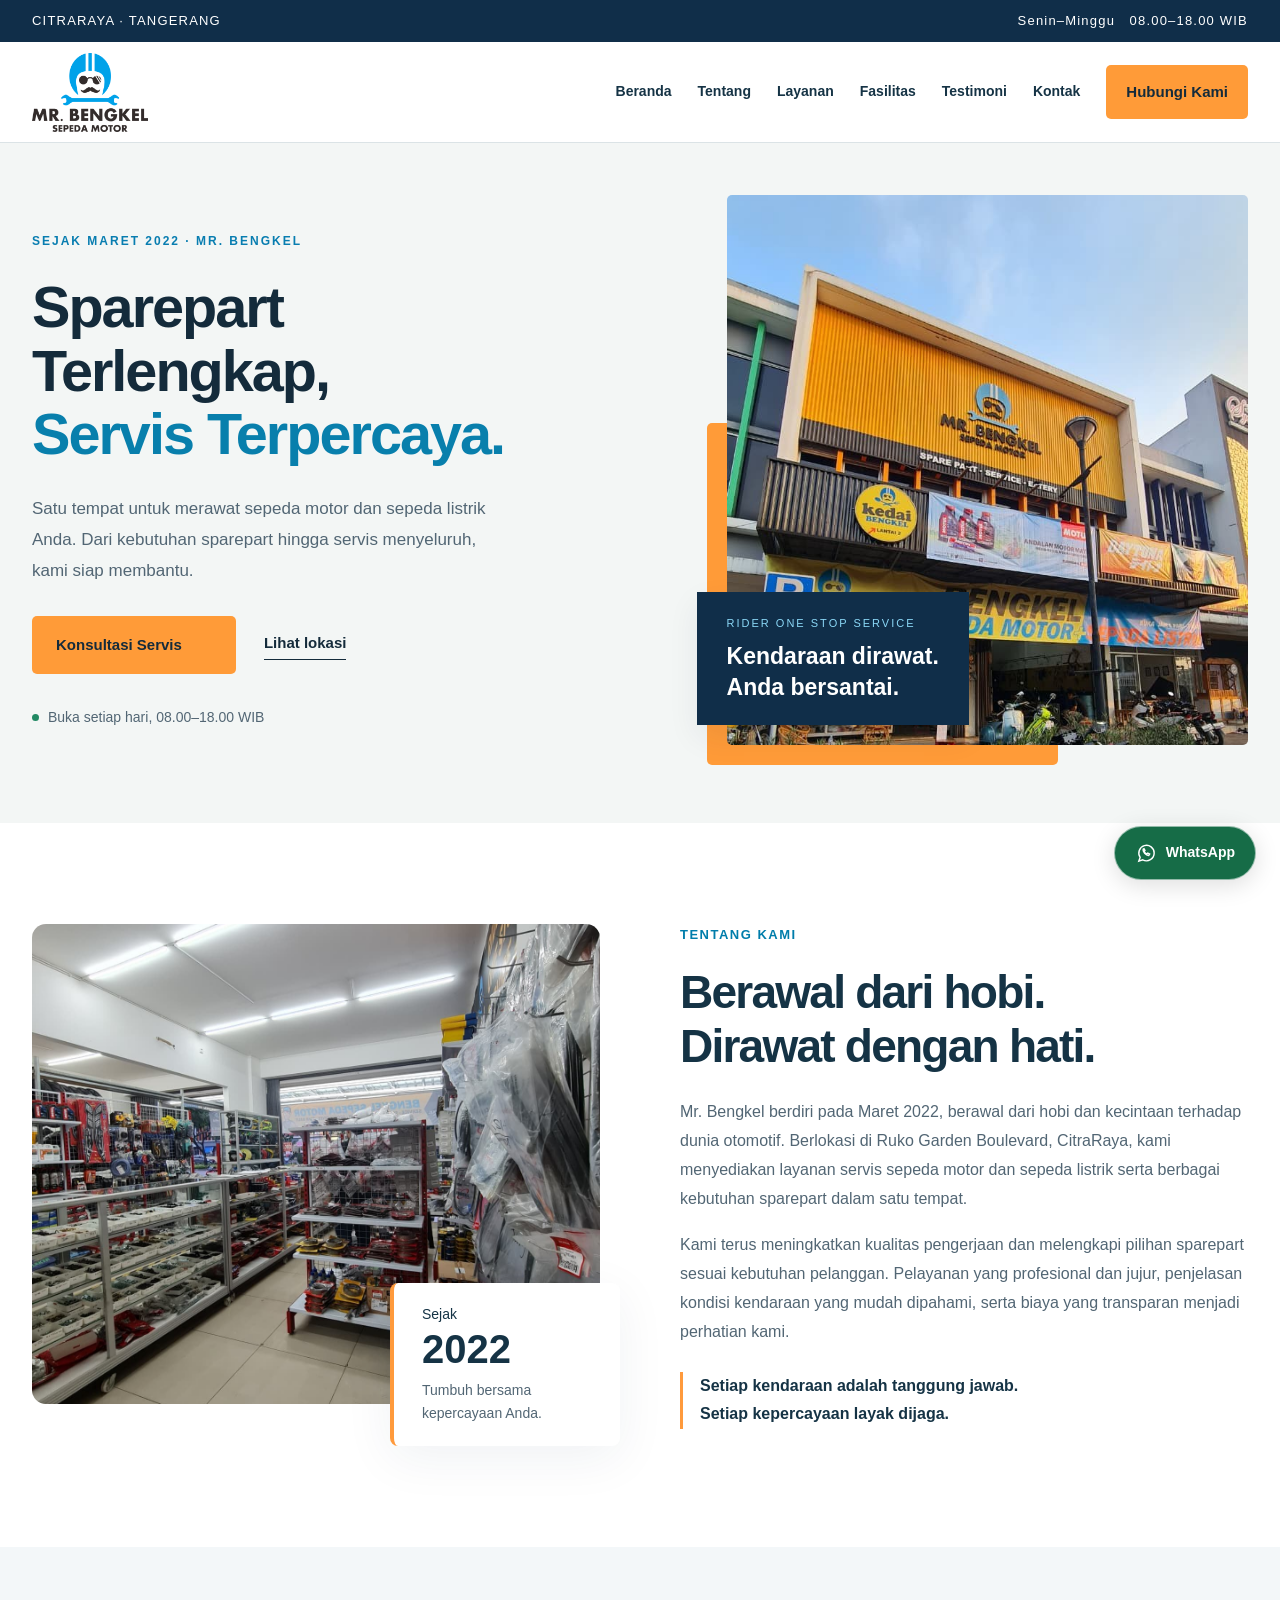
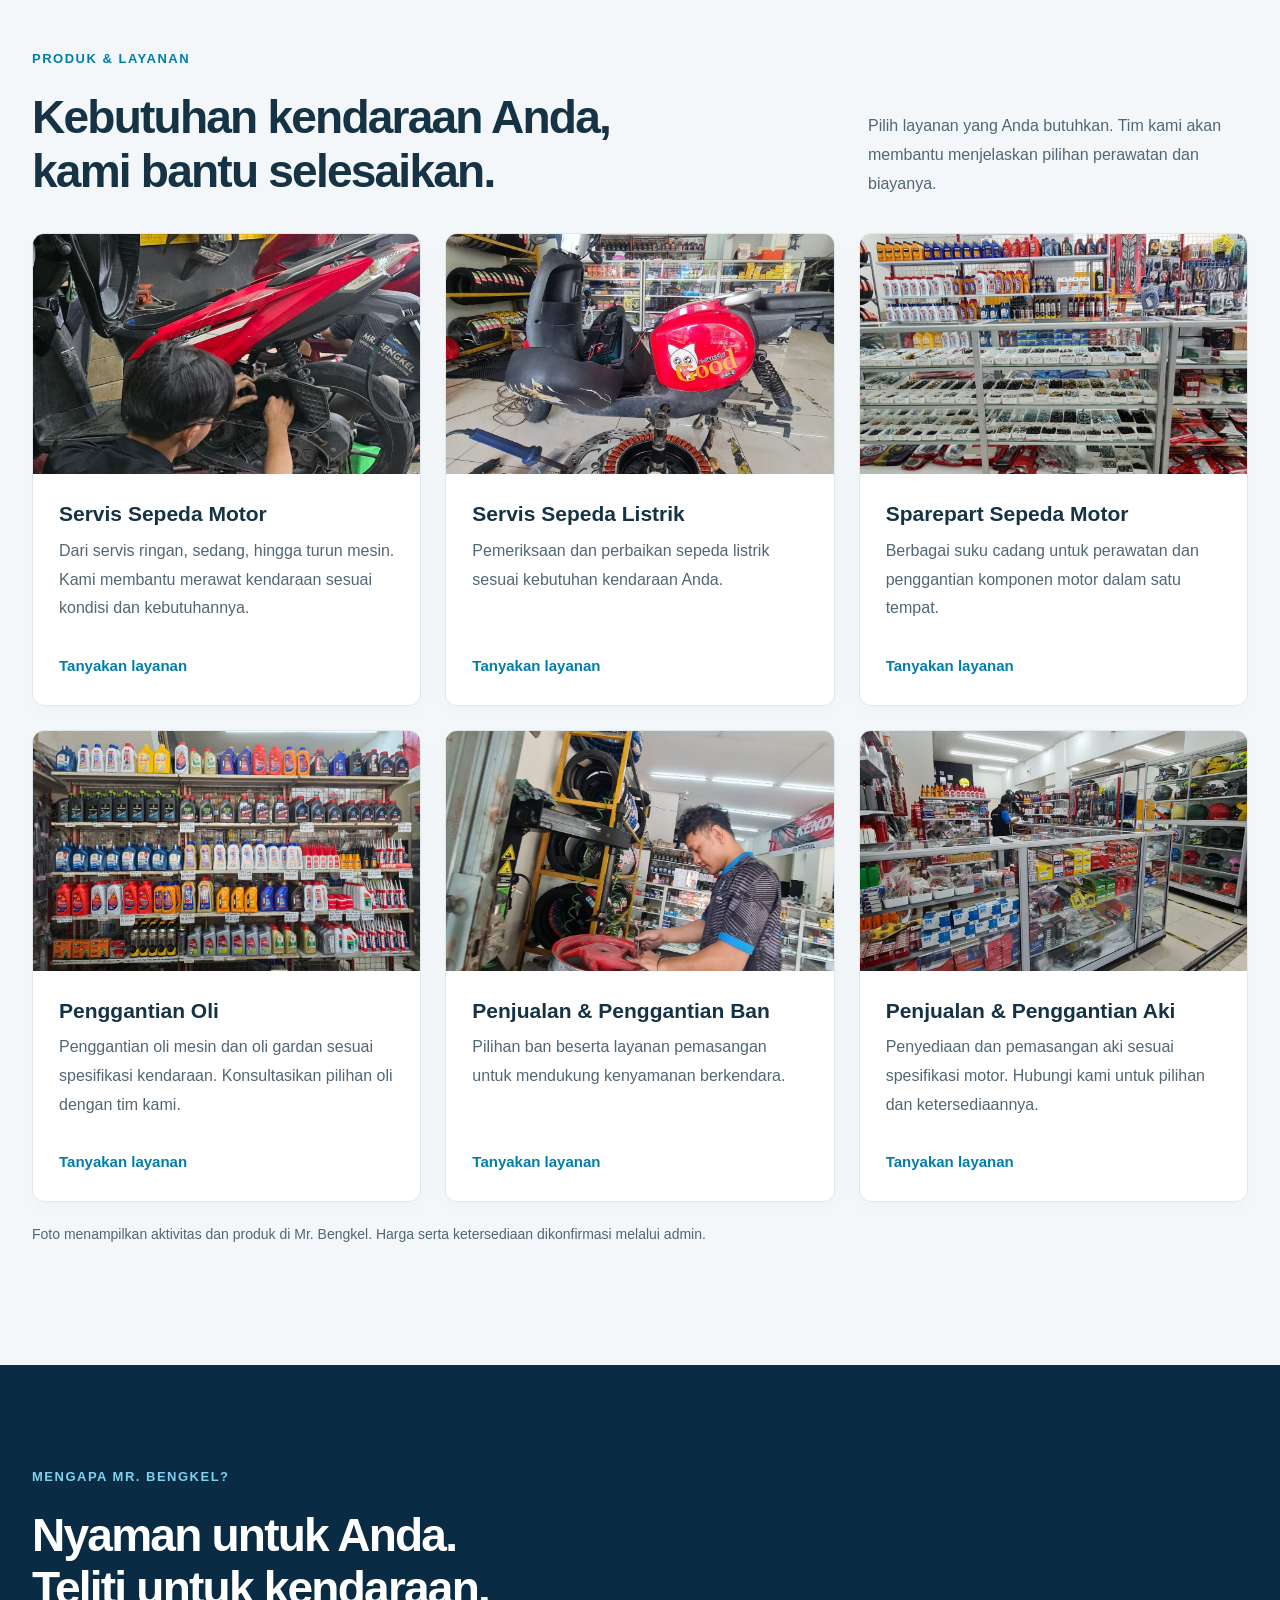
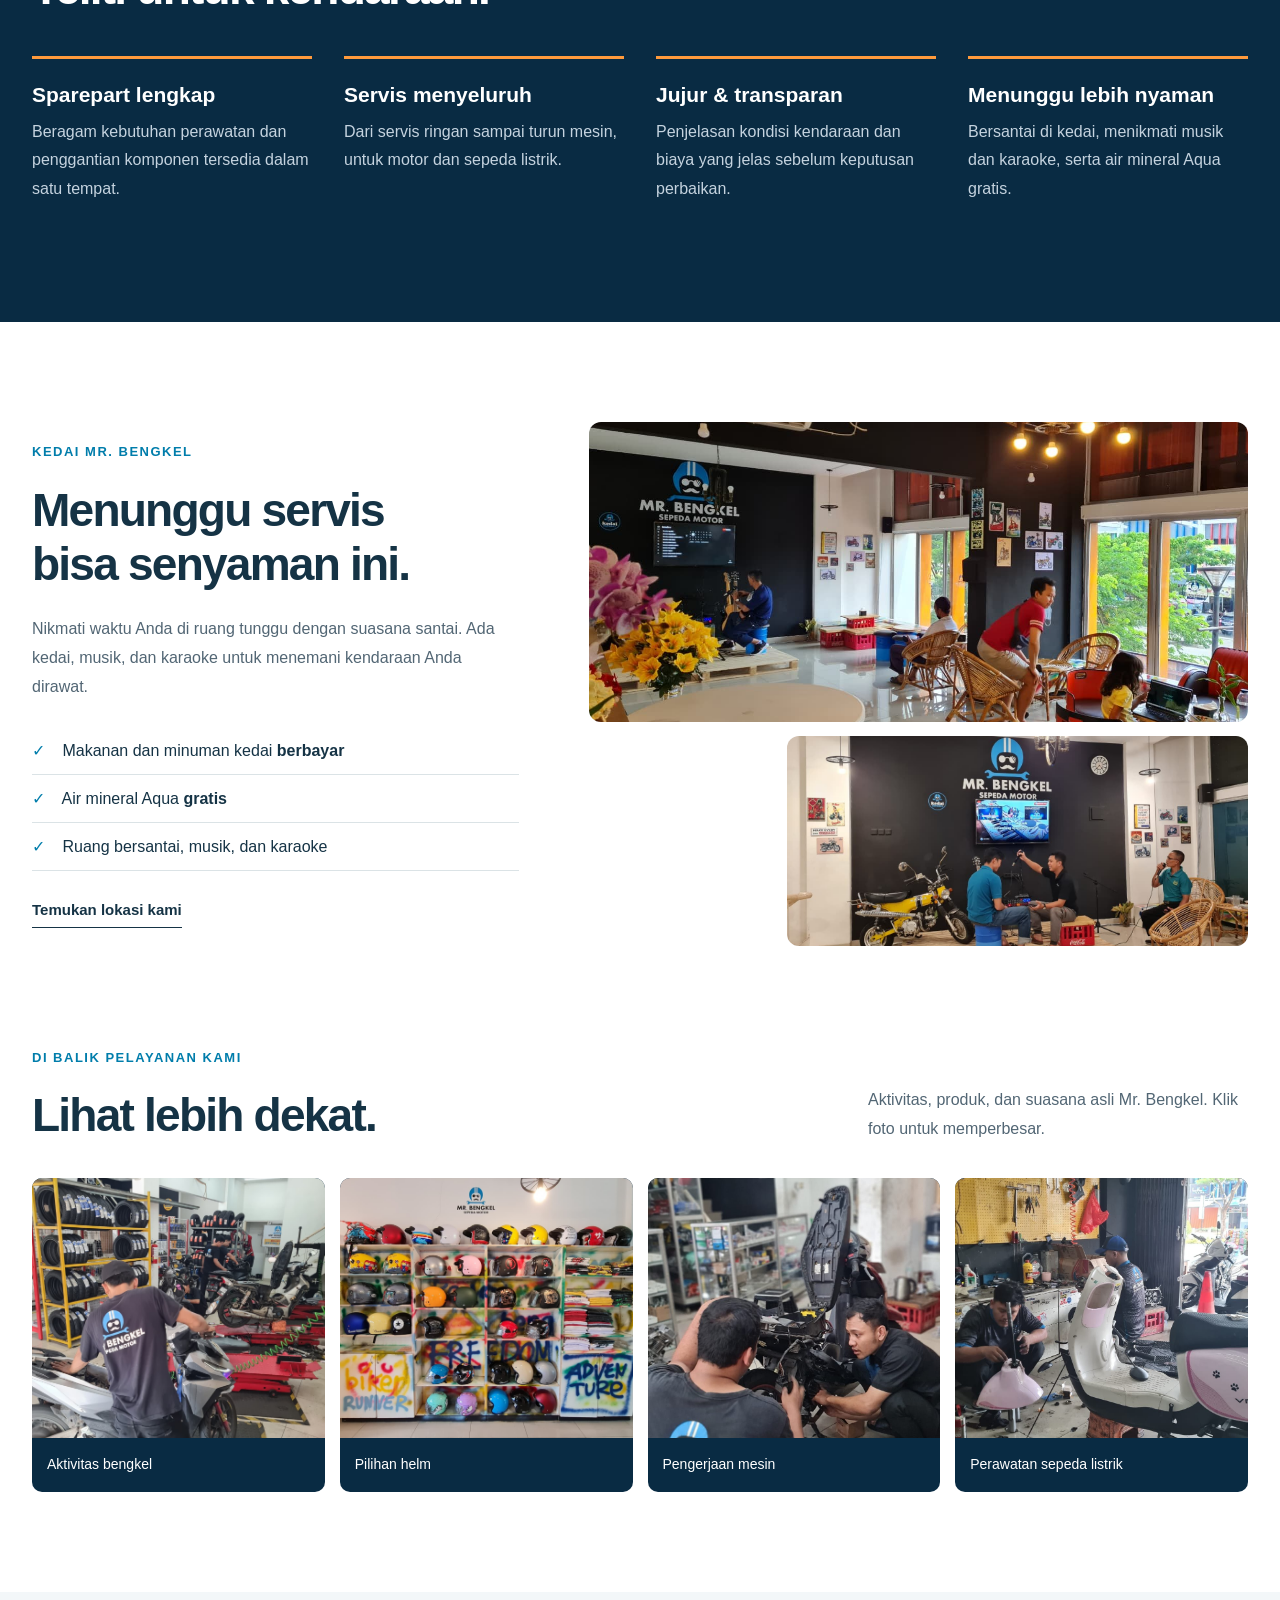
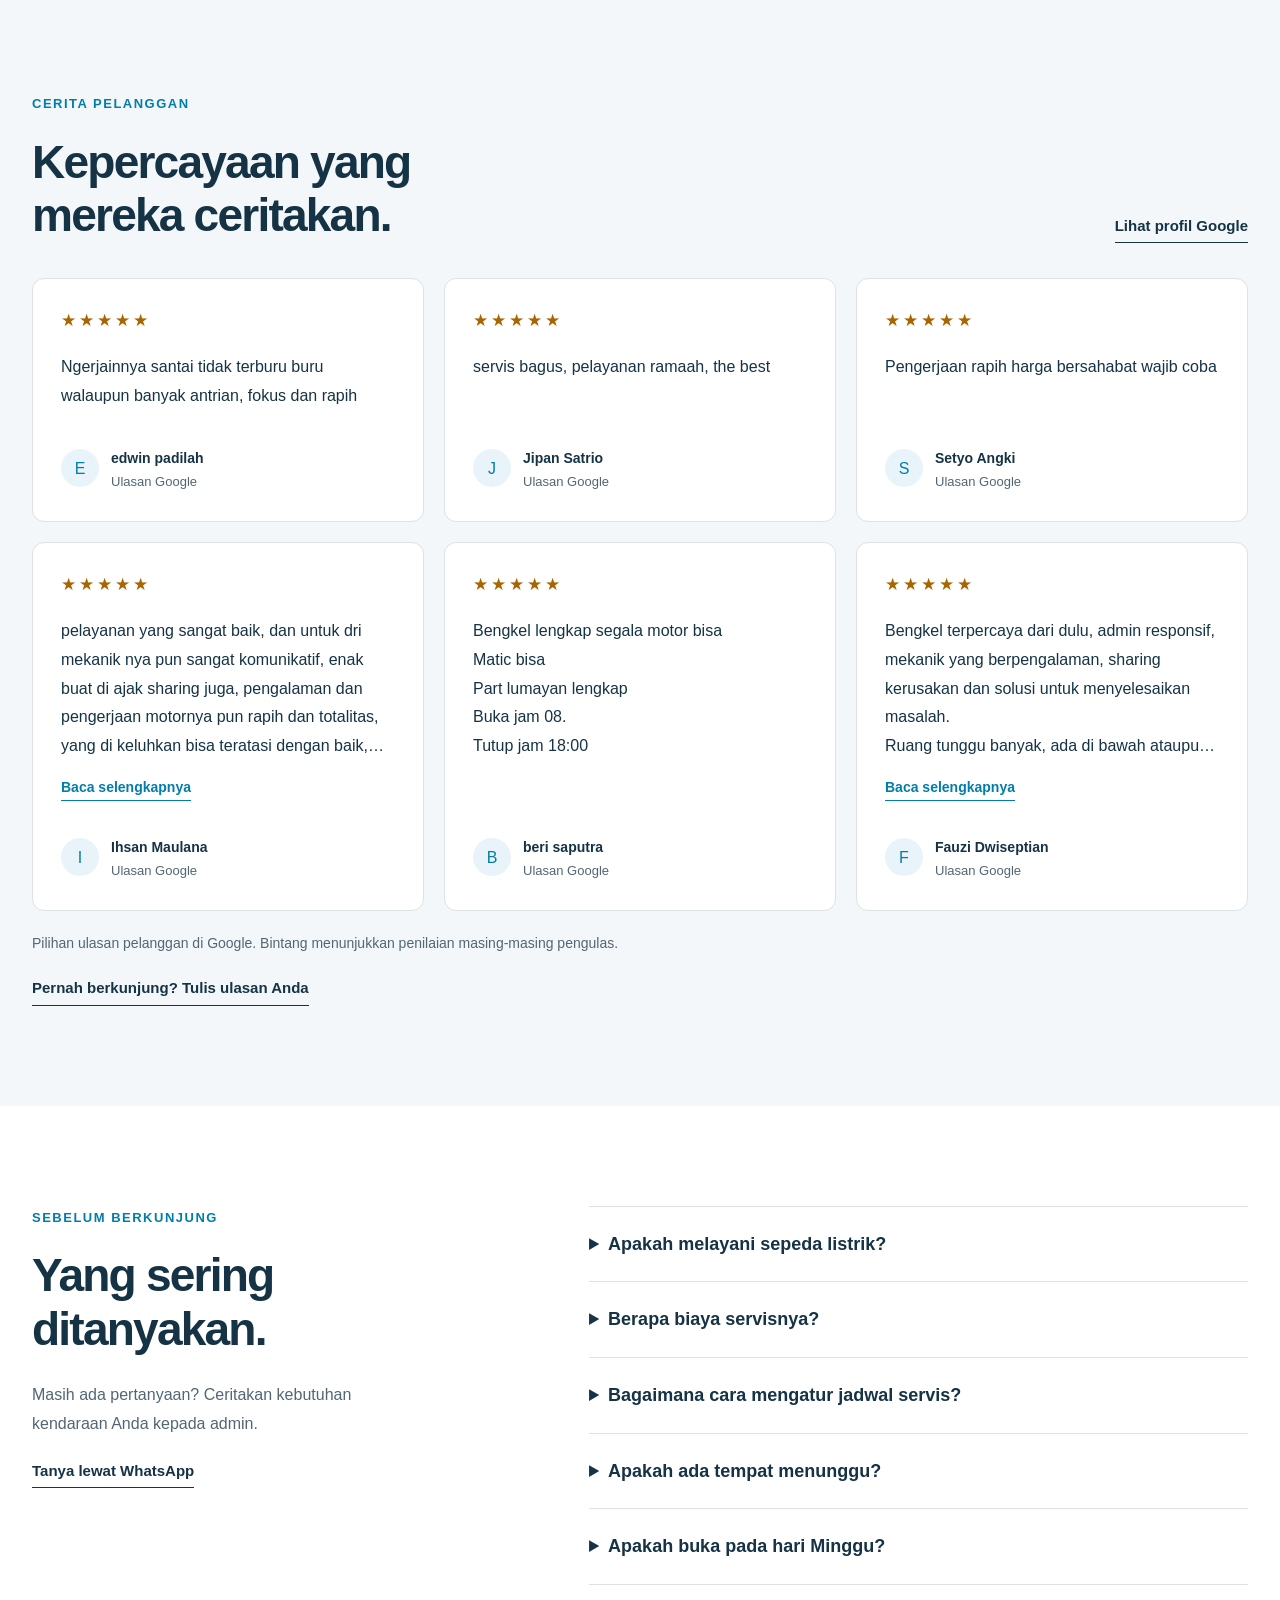
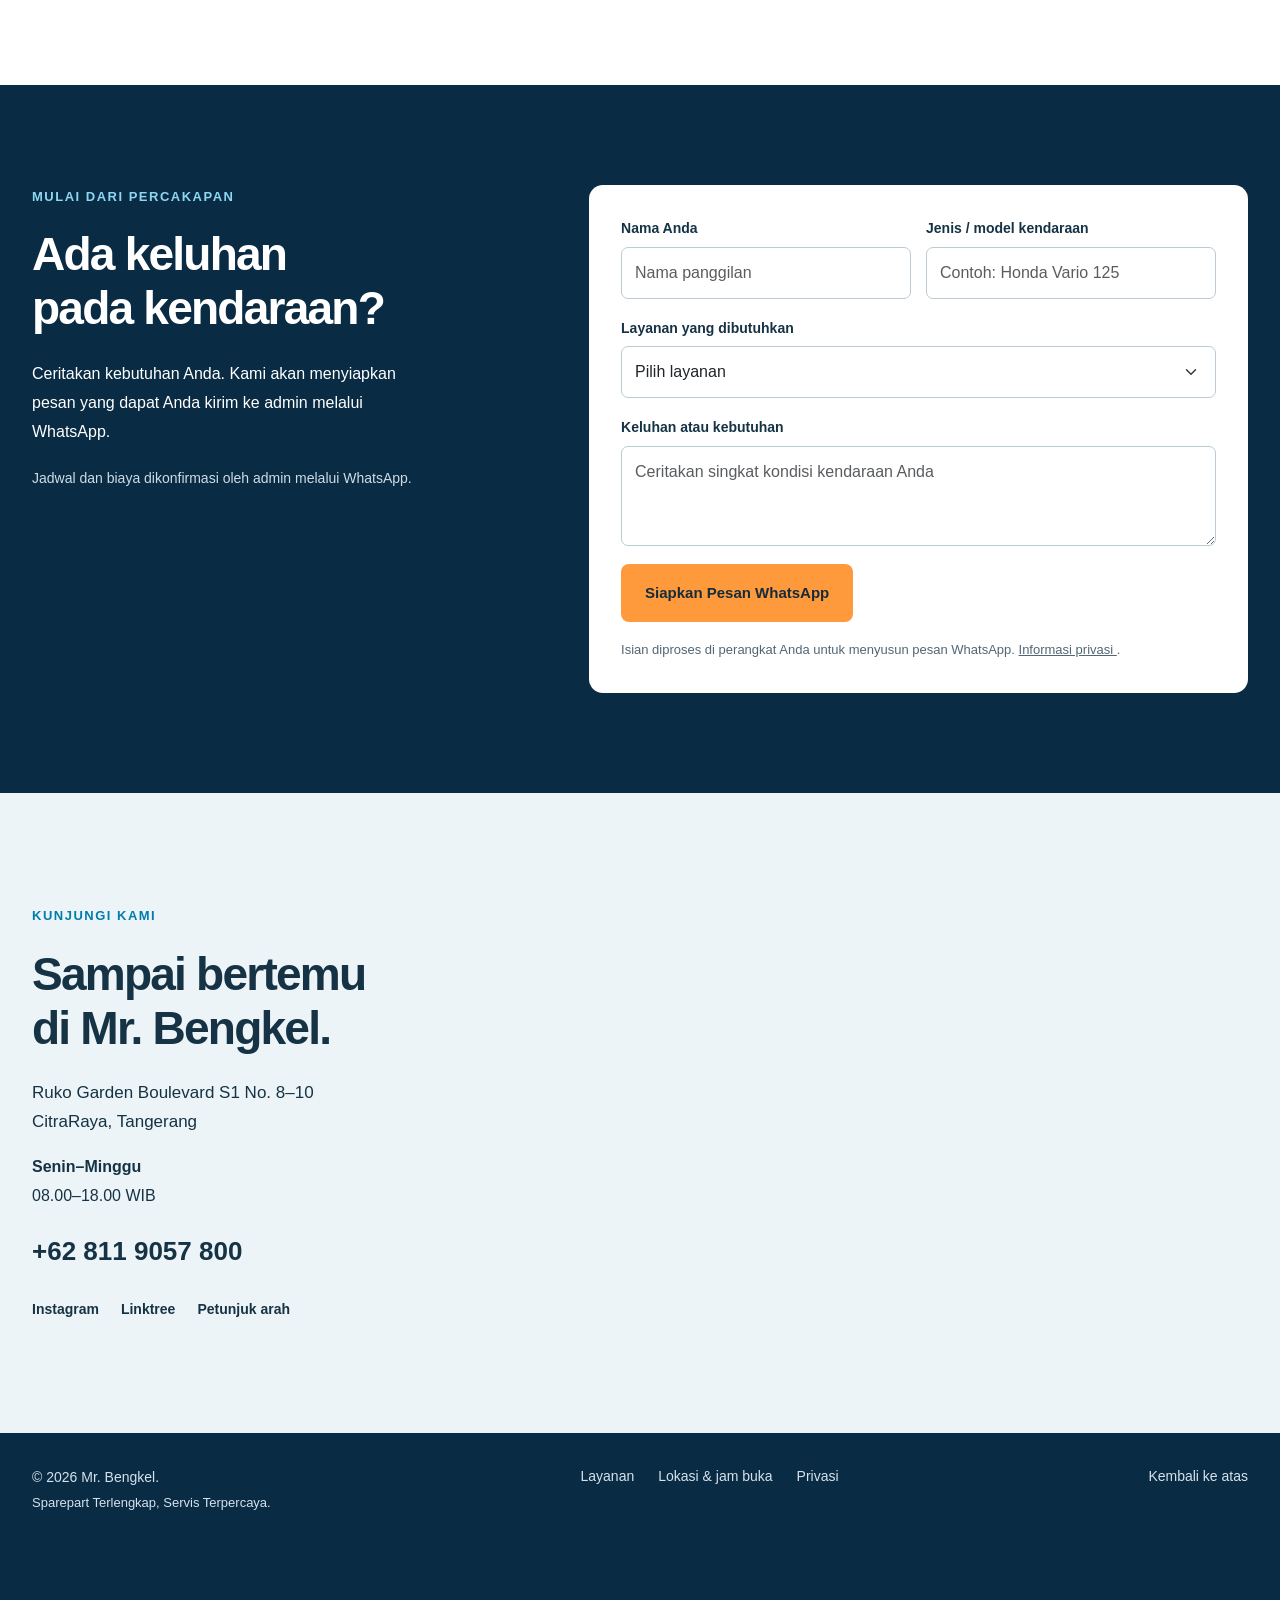
<file: index.html>
<!DOCTYPE html>
<html lang="id">
 <head>
  <meta charset="utf-8"/>
  <meta content="width=device-width, initial-scale=1" name="viewport"/>
  <meta content="Mr. Bengkel CitraRaya Tangerang. Servis sepeda motor dan sepeda listrik, sparepart, oli, ban, dan aki. Buka setiap hari 08.00–18.00 WIB." name="description"/>
  <meta content="#102e49" name="theme-color"/>
  <title>
   Mr. Bengkel CitraRaya | Servis Motor, Sepeda Listrik &amp; Sparepart
  </title>
  <link href="images/logo.png" rel="icon"/>
  <link href="vendor/bootstrap.min.css" rel="stylesheet"/>
  <link href="css/style.css" rel="stylesheet"/>
  <script defer="" src="js/script.js">
  </script>
  <meta content="website" property="og:type"/>
  <meta content="id_ID" property="og:locale"/>
  <meta content="Mr. Bengkel CitraRaya" property="og:site_name"/>
  <meta content="Mr. Bengkel — Sparepart Terlengkap, Servis Terpercaya." property="og:title"/>
  <meta content="Servis motor, sepeda listrik, dan kebutuhan sparepart di CitraRaya Tangerang. Buka setiap hari 08.00–18.00 WIB." property="og:description"/>
  <script type="application/ld+json">
   {"@context": "https://schema.org", "@type": "MotorcycleRepair", "name": "Mr. Bengkel CitraRaya", "description": "Servis sepeda motor dan sepeda listrik serta penjualan sparepart di CitraRaya Tangerang.", "telephone": "+628119057800", "foundingDate": "2022-03", "address": {"@type": "PostalAddress", "streetAddress": "Ruko Garden Boulevard S1 No. 8–10, CitraRaya", "addressLocality": "Tangerang", "addressCountry": "ID"}, "openingHours": ["Mo-Su 08:00-18:00"], "hasMap": "https://www.google.com/maps?cid=3850416589543314006", "sameAs": ["https://www.instagram.com/mister.bengkel", "https://linktr.ee/misterbengkel"]}
  </script>
  <link href="css/beranda.css" rel="stylesheet"/>
 </head>
 <body>
  <a class="skip" href="#utama">
   Langsung ke konten
  </a>
<div class="topbar"><div class="container top-inner"><span>CITRARAYA · TANGERANG</span><span>Senin–Minggu &nbsp; 08.00–18.00 WIB</span></div></div>
  <header class="site-header">
   <nav aria-label="Navigasi utama" class="container navigation">
    <a aria-label="Mr. Bengkel CitraRaya, beranda" class="brand" href="#beranda">
     <img alt="Logo Mr. Bengkel" decoding="async" height="286" src="images/logo.png" width="420"/>
     
    </a>
    <button aria-controls="nav-menu" aria-expanded="false" class="menu-toggle" type="button">
     Menu ☰
    </button>
    <div class="nav-links" id="nav-menu">
     <a href="#beranda">
      Beranda
     </a>
     <a href="#tentang">
      Tentang
     </a>
     <a href="#layanan">
      Layanan
     </a>
     <a href="#fasilitas">
      Fasilitas
     </a>
     <a href="#testimoni">
      Testimoni
     </a>
     <a href="#kontak">
      Kontak
     </a>
     <a class="button small" href="https://wa.me/628119057800" rel="noopener" target="_blank">
      Hubungi Kami 
     </a>
    </div>
   </nav>
  </header>
  <main id="utama">
   <section class="hero" id="beranda"><div class="container hero-grid"><div class="hero-copy"><p class="eyebrow">SEJAK MARET 2022 · MR. BENGKEL</p><h1>Sparepart<br>Terlengkap,<br><em>Servis Terpercaya.</em></h1><p class="hero-description">Satu tempat untuk merawat sepeda motor dan sepeda listrik Anda. Dari kebutuhan sparepart hingga servis menyeluruh, kami siap membantu.</p><div class="actions"><a class="button" href="#konsultasi">Konsultasi Servis <span></span></a><a class="text-link" href="https://www.google.com/maps?cid=3850416589543314006" target="_blank" rel="noopener">Lihat lokasi </a></div><div class="hero-note"><span class="dot"></span> Buka setiap hari, 08.00–18.00 WIB</div></div><div class="hero-visual"><img class="hero-image" src="images/depan.jpg" alt="Tampak depan Mr. Bengkel di Ruko Garden Boulevard CitraRaya" fetchpriority="high"><div class="image-label"><span>RIDER ONE STOP SERVICE</span><strong>Kendaraan dirawat.<br>Anda bersantai.</strong></div></div></div></section>
   <section class="section" id="tentang">
    <div class="container about-grid">
     <div class="about-photo">
      <img alt="Interior toko dan pilihan sparepart Mr. Bengkel" decoding="async" height="1280" loading="lazy" src="images/interior-baru.jpg" width="1280"/>
      <div class="since">
       Sejak
       <strong>
        2022
       </strong>
       <span>
        Tumbuh bersama kepercayaan Anda.
       </span>
      </div>
     </div>
     <div>
      <p class="eyebrow">
       TENTANG KAMI
      </p>
      <h2>
       Berawal dari hobi.
       <br/>
       Dirawat dengan hati.
      </h2>
      <p>
       Mr. Bengkel berdiri pada Maret 2022, berawal dari hobi dan kecintaan terhadap dunia otomotif. Berlokasi di Ruko Garden Boulevard, CitraRaya, kami menyediakan layanan servis sepeda motor dan sepeda listrik serta berbagai kebutuhan sparepart dalam satu tempat.
      </p>
      <p>
       Kami terus meningkatkan kualitas pengerjaan dan melengkapi pilihan sparepart sesuai kebutuhan pelanggan. Pelayanan yang profesional dan jujur, penjelasan kondisi kendaraan yang mudah dipahami, serta biaya yang transparan menjadi perhatian kami.
      </p>
      <p class="statement">
       Setiap kendaraan adalah tanggung jawab.
       <br/>
       Setiap kepercayaan layak dijaga.
      </p>
     </div>
    </div>
   </section>
   <section class="section soft" id="layanan">
    <div class="container">
     <div class="section-heading">
      <div>
       <p class="eyebrow">
        PRODUK &amp; LAYANAN
       </p>
       <h2>
        Kebutuhan kendaraan Anda,
        <br/>
        kami bantu selesaikan.
       </h2>
      </div>
      <p>
       Pilih layanan yang Anda butuhkan. Tim kami akan membantu menjelaskan pilihan perawatan dan biayanya.
      </p>
     </div>
     <div class="services-grid">
      <article class="service-card">
       <div class="photo-wrap">
        <img alt="Servis Sepeda Motor" decoding="async" height="1280" loading="lazy" src="images/servis.jpg" width="720"/>
       </div>
       <div class="card-body">
        <h3>
         Servis Sepeda Motor
        </h3>
        <p>
         Dari servis ringan, sedang, hingga turun mesin. Kami membantu merawat kendaraan sesuai kondisi dan kebutuhannya.
        </p>
        <a href="https://wa.me/628119057800?text=Saya%20ingin%20konsultasi%20Servis%20Sepeda%20Motor" rel="noopener" target="_blank">
         Tanyakan layanan
         <span aria-hidden="true">
         </span>
        </a>
       </div>
      </article>
      <article class="service-card">
       <div class="photo-wrap">
        <img alt="Servis Sepeda Listrik" decoding="async" height="1600" loading="lazy" src="images/listrik.jpg" width="1200"/>
       </div>
       <div class="card-body">
        <h3>
         Servis Sepeda Listrik
        </h3>
        <p>
         Pemeriksaan dan perbaikan sepeda listrik sesuai kebutuhan kendaraan Anda.
        </p>
        <a href="https://wa.me/628119057800?text=Saya%20ingin%20konsultasi%20Servis%20Sepeda%20Listrik" rel="noopener" target="_blank">
         Tanyakan layanan
         <span aria-hidden="true">
         </span>
        </a>
       </div>
      </article>
      <article class="service-card">
       <div class="photo-wrap">
        <img alt="Sparepart Sepeda Motor" decoding="async" height="720" loading="lazy" src="images/sparepart.jpg" width="1280"/>
       </div>
       <div class="card-body">
        <h3>
         Sparepart Sepeda Motor
        </h3>
        <p>
         Berbagai suku cadang untuk perawatan dan penggantian komponen motor dalam satu tempat.
        </p>
        <a href="https://wa.me/628119057800?text=Saya%20ingin%20konsultasi%20Sparepart%20Sepeda%20Motor" rel="noopener" target="_blank">
         Tanyakan layanan
         <span aria-hidden="true">
         </span>
        </a>
       </div>
      </article>
      <article class="service-card">
       <div class="photo-wrap">
        <img alt="Pilihan oli mesin dan oli gardan di Mr. Bengkel" decoding="async" height="720" loading="lazy" src="images/oli.jpg" width="1280"/>
       </div>
       <div class="card-body">
        <h3>
         Penggantian Oli
        </h3>
        <p>
         Penggantian oli mesin dan oli gardan sesuai spesifikasi kendaraan. Konsultasikan pilihan oli dengan tim kami.
        </p>
        <a href="https://wa.me/628119057800?text=Saya%20ingin%20konsultasi%20Penggantian%20Oli" rel="noopener" target="_blank">
         Tanyakan layanan
         <span aria-hidden="true">
         </span>
        </a>
       </div>
      </article>
      <article class="service-card">
       <div class="photo-wrap">
        <img alt="Penjualan &amp; Penggantian Ban" decoding="async" height="1600" loading="lazy" src="images/ban.jpg" width="1200"/>
       </div>
       <div class="card-body">
        <h3>
         Penjualan &amp; Penggantian Ban
        </h3>
        <p>
         Pilihan ban beserta layanan pemasangan untuk mendukung kenyamanan berkendara.
        </p>
        <a href="https://wa.me/628119057800?text=Saya%20ingin%20konsultasi%20Penjualan%20dan%20Penggantian%20Ban" rel="noopener" target="_blank">
         Tanyakan layanan
         <span aria-hidden="true">
         </span>
        </a>
       </div>
      </article>
      <article class="service-card">
       <div class="photo-wrap">
        <img alt="Etalase produk dan aki di Mr. Bengkel" decoding="async" height="1280" loading="lazy" src="images/aki-toko.jpg" width="1280"/>
       </div>
       <div class="card-body">
        <h3>
         Penjualan &amp; Penggantian Aki
        </h3>
        <p>
         Penyediaan dan pemasangan aki sesuai spesifikasi motor. Hubungi kami untuk pilihan dan ketersediaannya.
        </p>
        <a href="https://wa.me/628119057800?text=Saya%20ingin%20konsultasi%20Penjualan%20dan%20Penggantian%20Aki" rel="noopener" target="_blank">
         Tanyakan layanan
         <span aria-hidden="true">
         </span>
        </a>
       </div>
      </article>
     </div>
     <p class="caption">
      Foto menampilkan aktivitas dan produk di Mr. Bengkel. Harga serta ketersediaan dikonfirmasi melalui admin.
     </p>
    </div>
   </section>
   <section class="section advantages">
    <div class="container">
     <p class="eyebrow">
      MENGAPA MR. BENGKEL?
     </p>
     <h2>
      Nyaman untuk Anda.
      <br/>
      Teliti untuk kendaraan.
     </h2>
     <div class="benefit-grid">
      <div>
       <h3>
        Sparepart lengkap
       </h3>
       <p>
        Beragam kebutuhan perawatan dan penggantian komponen tersedia dalam satu tempat.
       </p>
      </div>
      <div>
       <h3>
        Servis menyeluruh
       </h3>
       <p>
        Dari servis ringan sampai turun mesin, untuk motor dan sepeda listrik.
       </p>
      </div>
      <div>
       <h3>
        Jujur &amp; transparan
       </h3>
       <p>
        Penjelasan kondisi kendaraan dan biaya yang jelas sebelum keputusan perbaikan.
       </p>
      </div>
      <div>
       <h3>
        Menunggu lebih nyaman
       </h3>
       <p>
        Bersantai di kedai, menikmati musik dan karaoke, serta air mineral Aqua gratis.
       </p>
      </div>
     </div>
    </div>
   </section>
   <section class="section" id="fasilitas">
    <div class="container facility-grid">
     <div>
      <p class="eyebrow">
       KEDAI MR. BENGKEL
      </p>
      <h2>
       Menunggu servis
       <br/>
       bisa senyaman ini.
      </h2>
      <p>
       Nikmati waktu Anda di ruang tunggu dengan suasana santai. Ada kedai, musik, dan karaoke untuk menemani kendaraan Anda dirawat.
      </p>
      <ul class="checklist">
       <li>
        Makanan dan minuman kedai
        <strong>
         berbayar
        </strong>
       </li>
       <li>
        Air mineral Aqua
        <strong>
         gratis
        </strong>
       </li>
       <li>
        Ruang bersantai, musik, dan karaoke
       </li>
      </ul>
      <a class="text-link" href="#kontak">
       Temukan lokasi kami
      </a>
     </div>
     <div class="facility-images">
      <img alt="Kedai dan ruang tunggu Mr. Bengkel" decoding="async" height="720" loading="lazy" src="images/kedai.jpg" width="1280"/>
      <img alt="Fasilitas karaoke di kedai Mr. Bengkel" decoding="async" height="720" loading="lazy" src="images/karaoke.jpg" width="1280"/>
     </div>
    </div>
   </section>
   <section class="section gallery-section">
    <div class="container">
     <div class="section-heading">
      <div>
       <p class="eyebrow">
        DI BALIK PELAYANAN KAMI
       </p>
       <h2>
        Lihat lebih dekat.
       </h2>
      </div>
      <p>
       Aktivitas, produk, dan suasana asli Mr. Bengkel. Klik foto untuk memperbesar.
      </p>
     </div>
     <div class="gallery-grid">
      <button aria-label="Perbesar foto Aktivitas bengkel" class="gallery-item" data-caption="Aktivitas bengkel" data-photo="images/tim.jpg" type="button">
       <img alt="Aktivitas bengkel" decoding="async" height="1280" loading="lazy" src="images/tim.jpg" width="1280"/>
       <span>
        Aktivitas bengkel
       </span>
      </button>
      <button aria-label="Perbesar foto Pilihan helm" class="gallery-item" data-caption="Pilihan helm" data-photo="images/helm.jpg" type="button">
       <img alt="Pilihan helm" decoding="async" height="1280" loading="lazy" src="images/helm.jpg" width="1280"/>
       <span>
        Pilihan helm
       </span>
      </button>
      <button aria-label="Perbesar foto Pengerjaan mesin" class="gallery-item" data-caption="Pengerjaan mesin" data-photo="images/mesin.jpg" type="button">
       <img alt="Pengerjaan mesin" decoding="async" height="1600" loading="lazy" src="images/mesin.jpg" width="900"/>
       <span>
        Pengerjaan mesin
       </span>
      </button>
      <button aria-label="Perbesar foto Perawatan sepeda listrik" class="gallery-item" data-caption="Perawatan sepeda listrik" data-photo="images/listrik-2.jpg" type="button">
       <img alt="Perawatan sepeda listrik" decoding="async" height="1600" loading="lazy" src="images/listrik-2.jpg" width="900"/>
       <span>
        Perawatan sepeda listrik
       </span>
      </button>
     </div>
    </div>
   </section>
   <section class="section soft" id="testimoni">
    <div class="container">
     <div class="section-heading">
      <div>
       <p class="eyebrow">
        CERITA PELANGGAN
       </p>
       <h2>
        Kepercayaan yang
        <br/>
        mereka ceritakan.
       </h2>
      </div>
      <a class="text-link" href="https://www.google.com/maps?cid=3850416589543314006" rel="noopener" target="_blank">
       Lihat profil Google
      </a>
     </div>
     <div class="review-grid">
      <article class="review">
       <div aria-label="5 dari 5 bintang" class="stars">
        ★★★★★
       </div>
       <blockquote>
        Ngerjainnya santai tidak terburu buru walaupun banyak antrian, fokus dan rapih
       </blockquote>
       <div class="review-person">
        <span class="avatar">
         E
        </span>
        <div>
         <strong>
          edwin padilah
         </strong>
         <small>
          Ulasan Google
         </small>
        </div>
       </div>
      </article>
      <article class="review">
       <div aria-label="5 dari 5 bintang" class="stars">
        ★★★★★
       </div>
       <blockquote>
        servis bagus, pelayanan ramaah, the best
       </blockquote>
       <div class="review-person">
        <span class="avatar">
         J
        </span>
        <div>
         <strong>
          Jipan Satrio
         </strong>
         <small>
          Ulasan Google
         </small>
        </div>
       </div>
      </article>
      <article class="review">
       <div aria-label="5 dari 5 bintang" class="stars">
        ★★★★★
       </div>
       <blockquote>
        Pengerjaan rapih harga bersahabat wajib coba
       </blockquote>
       <div class="review-person">
        <span class="avatar">
         S
        </span>
        <div>
         <strong>
          Setyo Angki
         </strong>
         <small>
          Ulasan Google
         </small>
        </div>
       </div>
      </article>
      <article class="review">
       <div aria-label="5 dari 5 bintang" class="stars">
        ★★★★★
       </div>
       <blockquote class="review-long" id="review-text-4">
        pelayanan yang sangat baik, dan untuk dri mekanik nya pun sangat komunikatif, enak buat di ajak sharing juga, pengalaman dan pengerjaan motornya pun rapih dan totalitas, yang di keluhkan bisa teratasi dengan baik, Terimakasih buat Mr. Asep debestt pokonya 👍
       </blockquote>
       <button aria-controls="review-text-4" aria-expanded="false" class="review-toggle" type="button">
        Baca selengkapnya
       </button>
       <div class="review-person">
        <span class="avatar">
         I
        </span>
        <div>
         <strong>
          Ihsan Maulana
         </strong>
         <small>
          Ulasan Google
         </small>
        </div>
       </div>
      </article>
      <article class="review">
       <div aria-label="5 dari 5 bintang" class="stars">
        ★★★★★
       </div>
       <blockquote>
        Bengkel lengkap segala motor bisa
        <br/>
        Matic bisa
        <br/>
        Part lumayan lengkap
        <br/>
        Buka jam 08.
        <br/>
        Tutup jam 18:00
       </blockquote>
       <div class="review-person">
        <span class="avatar">
         B
        </span>
        <div>
         <strong>
          beri saputra
         </strong>
         <small>
          Ulasan Google
         </small>
        </div>
       </div>
      </article>
      <article class="review">
       <div aria-label="5 dari 5 bintang" class="stars">
        ★★★★★
       </div>
       <blockquote class="review-long" id="review-text-6">
        Bengkel terpercaya dari dulu, admin responsif, mekanik yang berpengalaman, sharing kerusakan dan solusi untuk menyelesaikan masalah.
        <br/>
        Ruang tunggu banyak, ada di bawah ataupun di atas, bagi yang tidak kebagian bangku di bawah bisa naik ke Lt2 ada ruang tunggu yang sangat luas, free air minum mineral jadi gak bakalan kehausan, bisa beli minuman dingin lainnya juga ada di showcase.
        <br/>
        Apapun kerusakan motor datang dulu aja kesini konsultasi kan sama admin atau mekanik.
        <br/>
        Terima kasih Mr.Bengkel citra raya.
       </blockquote>
       <button aria-controls="review-text-6" aria-expanded="false" class="review-toggle" type="button">
        Baca selengkapnya
       </button>
       <div class="review-person">
        <span class="avatar">
         F
        </span>
        <div>
         <strong>
          Fauzi Dwiseptian
         </strong>
         <small>
          Ulasan Google
         </small>
        </div>
       </div>
      </article>
     </div>
     <p class="caption">
      Pilihan ulasan pelanggan di Google. Bintang menunjukkan penilaian masing-masing pengulas.
     </p>
     <a class="text-link" href="https://g.page/r/CVYSAOF8bW81EAE/review" rel="noopener" target="_blank">
      Pernah berkunjung? Tulis ulasan Anda
     </a>
    </div>
   </section>
   <section class="section faq-section" id="pertanyaan">
    <div class="container faq-grid">
     <div>
      <p class="eyebrow">
       SEBELUM BERKUNJUNG
      </p>
      <h2>
       Yang sering
       <br/>
       ditanyakan.
      </h2>
      <p>
       Masih ada pertanyaan? Ceritakan kebutuhan kendaraan Anda kepada admin.
      </p>
      <a class="text-link" href="https://wa.me/628119057800" rel="noopener" target="_blank">
       Tanya lewat WhatsApp
      </a>
     </div>
     <div class="faq-list">
      <details>
       <summary>
        Apakah melayani sepeda listrik?
       </summary>
       <p>
        Ya. Kami melayani pemeriksaan dan perbaikan sepeda listrik. Kirimkan model kendaraan dan keluhannya melalui WhatsApp untuk konsultasi terlebih dahulu.
       </p>
      </details>
      <details>
       <summary>
        Berapa biaya servisnya?
       </summary>
       <p>
        Biaya mengikuti kondisi kendaraan, pekerjaan, dan sparepart yang diperlukan. Konsultasikan keluhan Anda agar tim dapat menjelaskan kebutuhan perbaikan dan biayanya.
       </p>
      </details>
      <details>
       <summary>
        Bagaimana cara mengatur jadwal servis?
       </summary>
       <p>
        Gunakan formulir konsultasi atau hubungi WhatsApp +62 811 9057 800. Admin akan mengonfirmasi jadwal dan ketersediaan layanan.
       </p>
      </details>
      <details>
       <summary>
        Apakah ada tempat menunggu?
       </summary>
       <p>
        Ada ruang tunggu dan Kedai Mr. Bengkel dengan musik dan karaoke. Air mineral Aqua tersedia gratis. Makanan dan minuman dari kedai berbayar.
       </p>
      </details>
      <details>
       <summary>
        Apakah buka pada hari Minggu?
       </summary>
       <p>
        Jadwal operasional kami Senin–Minggu, pukul 08.00–18.00 WIB. Hubungi admin untuk memastikan jadwal saat hari libur khusus.
       </p>
      </details>
     </div>
    </div>
   </section>
   <section class="section" id="konsultasi">
    <div class="container consultation">
     <div>
      <p class="eyebrow">
       MULAI DARI PERCAKAPAN
      </p>
      <h2>
       Ada keluhan
       <br/>
       pada kendaraan?
      </h2>
      <p>
       Ceritakan kebutuhan Anda. Kami akan menyiapkan pesan yang dapat Anda kirim ke admin melalui WhatsApp.
      </p>
      <p class="caption">
       Jadwal dan biaya dikonfirmasi oleh admin melalui WhatsApp.
      </p>
     </div>
     <form id="consult-form">
      <div class="form-row">
       <div>
        <label for="nama">
         Nama Anda
        </label>
        <input autocomplete="name" class="form-control" id="nama" maxlength="70" name="nama" placeholder="Nama panggilan" required=""/>
       </div>
       <div>
        <label for="kendaraan">
         Jenis / model kendaraan
        </label>
        <input class="form-control" id="kendaraan" maxlength="90" name="kendaraan" placeholder="Contoh: Honda Vario 125" required=""/>
       </div>
      </div>
      <label for="pilihan">
       Layanan yang dibutuhkan
      </label>
      <select class="form-select" id="pilihan" name="layanan" required="">
       <option value="">
        Pilih layanan
       </option>
       <option>
        Servis Sepeda Motor
       </option>
       <option>
        Servis Sepeda Listrik
       </option>
       <option>
        Sparepart Sepeda Motor
       </option>
       <option>
        Penggantian Oli
       </option>
       <option>
        Penjualan &amp; Penggantian Ban
       </option>
       <option>
        Penjualan &amp; Penggantian Aki
       </option>
       <option>
        Konsultasi lainnya
       </option>
      </select>
      <label for="keluhan">
       Keluhan atau kebutuhan
      </label>
      <textarea class="form-control" id="keluhan" maxlength="800" name="keluhan" placeholder="Ceritakan singkat kondisi kendaraan Anda" required="" rows="3"></textarea>
      <button class="button" type="submit">
       Siapkan Pesan WhatsApp
      </button>
      <p class="form-status" id="form-status" role="status">
      </p>
      <a class="button secondary" hidden="" id="wa-result" rel="noopener" target="_blank">
       Buka WhatsApp untuk Mengirim
      </a>
      <noscript>
       Aktifkan JavaScript untuk memakai form, atau gunakan tombol WhatsApp di bawah.
      </noscript>
      <p class="privacy-note">
       Isian diproses di perangkat Anda untuk menyusun pesan WhatsApp.
       <a href="privasi.html">
        Informasi privasi
       </a>
       .
      </p>
     </form>
    </div>
   </section>
   <section class="section contact-section" id="kontak">
    <div class="container">
     <div class="contact-grid">
      <div>
       <p class="eyebrow">
        KUNJUNGI KAMI
       </p>
       <h2>
        Sampai bertemu
        <br/>
        di Mr. Bengkel.
       </h2>
       <address>
        Ruko Garden Boulevard S1 No. 8–10
        <br/>
        CitraRaya, Tangerang
       </address>
       <p>
        <strong>
         Senin–Minggu
        </strong>
        <br/>
        08.00–18.00 WIB
       </p>
       <a class="phone" href="https://wa.me/628119057800" rel="noopener" target="_blank">
        +62 811 9057 800
       </a>
       <div class="social-links">
        <a href="https://www.instagram.com/mister.bengkel" rel="noopener" target="_blank">
         Instagram
        </a>
        <a href="https://linktr.ee/misterbengkel" rel="noopener" target="_blank">
         Linktree
        </a>
        <a href="https://www.google.com/maps?cid=3850416589543314006" rel="noopener" target="_blank">
         Petunjuk arah
        </a>
       </div>
      </div>
      <iframe allowfullscreen="" loading="lazy" referrerpolicy="strict-origin-when-cross-origin" src="https://www.google.com/maps/embed?pb=!1m18!1m12!1m3!1d3965.9373021016936!2d106.52393227527047!3d-6.271975461398719!2m3!1f0!2f0!3f0!3m2!1i1024!2i768!4f13.1!3m3!1m2!1s0x2e4207ca9fb60891%3A0x356f6d7ce1001256!2sMr.%20Bengkel%20Citra%20Raya!5e0!3m2!1sid!2sid!4v1794115966499!5m2!1sid!2sid" title="Lokasi Mr. Bengkel Citra Raya di Google Maps">
      </iframe>
     </div>
    </div>
   </section>
  </main>
  <footer>
   <div class="container footer-inner">
    <p>
     ©
     <span id="tahun">
      2026
     </span>
     Mr. Bengkel.
     <br/>
     <small>
      Sparepart Terlengkap, Servis Terpercaya.
     </small>
    </p>
    <div class="footer-links">
     <a href="#layanan">
      Layanan
     </a>
     <a href="#kontak">
      Lokasi &amp; jam buka
     </a>
     <a href="privasi.html">
      Privasi
     </a>
    </div>
    <a href="#beranda">
     Kembali ke atas
    </a>
   </div>
  </footer>
  <a aria-label="Hubungi admin melalui WhatsApp" class="floating-wa" href="https://wa.me/628119057800" rel="noopener" target="_blank">
   <svg aria-hidden="true" viewbox="0 0 24 24">
    <path d="M20 11.6a8 8 0 0 1-11.9 7L4 20l1.4-4A8 8 0 1 1 20 11.6Z">
    </path>
    <path d="M8.5 7.5c-.7 2.8 2.9 6.4 5.8 6.7l1-1.7-2-1-1 1c-1.3-.5-2.3-1.6-2.8-2.8l.9-.9-1-1.8Z">
    </path>
   </svg>
   <span>
    WhatsApp
   </span>
  </a>
  <dialog id="photo-dialog">
   <button aria-label="Tutup foto" id="close-photo" type="button">
    Tutup ×
   </button>
   <img alt="" id="large-photo"/>
   <p id="photo-caption">
   </p>
  </dialog>
  <div class="mobile-actions">
   <a href="https://www.google.com/maps?cid=3850416589543314006" rel="noopener" target="_blank">
    Petunjuk arah
   </a>
   <a href="https://wa.me/628119057800" rel="noopener" target="_blank">
    Chat WhatsApp
   </a>
  </div>
 </body>
</html>
</file>
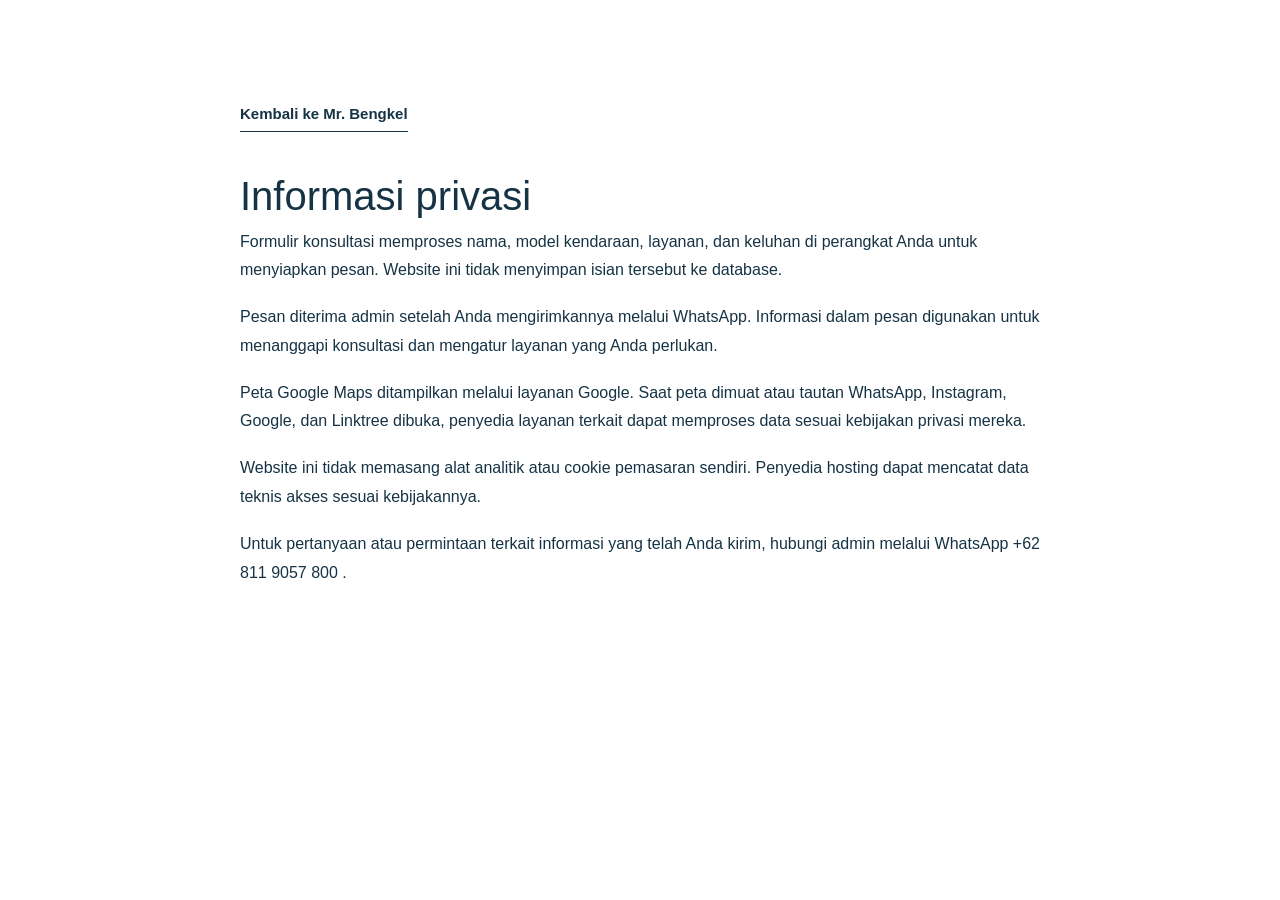
<file: privasi.html>
<!DOCTYPE html>
<html lang="id">
 <head>
  <meta charset="utf-8"/>
  <meta content="width=device-width,initial-scale=1" name="viewport"/>
  <title>
   Privasi | Mr. Bengkel CitraRaya
  </title>
  <link href="vendor/bootstrap.min.css" rel="stylesheet"/>
  <link href="css/style.css" rel="stylesheet"/>
 </head>
 <body>
  <main class="container section" style="max-width:800px">
   <a class="text-link" href="index.html">
    Kembali ke Mr. Bengkel
   </a>
   <h1 style="margin-top:40px">
    Informasi privasi
   </h1>
   <p>
    Formulir konsultasi memproses nama, model kendaraan, layanan, dan keluhan di perangkat Anda untuk menyiapkan pesan. Website ini tidak menyimpan isian tersebut ke database.
   </p>
   <p>
    Pesan diterima admin setelah Anda mengirimkannya melalui WhatsApp. Informasi dalam pesan digunakan untuk menanggapi konsultasi dan mengatur layanan yang Anda perlukan.
   </p>
   <p>
    Peta Google Maps ditampilkan melalui layanan Google. Saat peta dimuat atau tautan WhatsApp, Instagram, Google, dan Linktree dibuka, penyedia layanan terkait dapat memproses data sesuai kebijakan privasi mereka.
   </p>
   <p>
    Website ini tidak memasang alat analitik atau cookie pemasaran sendiri. Penyedia hosting dapat mencatat data teknis akses sesuai kebijakannya.
   </p>
   <p>
    Untuk pertanyaan atau permintaan terkait informasi yang telah Anda kirim, hubungi admin melalui
    <a href="https://wa.me/628119057800">
     WhatsApp +62 811 9057 800
    </a>
    .
   </p>
  </main>
 </body>
</html>
</file>
<file: css/style.css>
/* Identitas visual: ubah variabel ini untuk menyesuaikan warna situs. */
:root {
  --navy:#102e49;
  --blue:#087db0;
  --orange:#ff9b38;
  --ink:#142b3b;
  --muted:#526674;
  --light:#f2f6f7;
  --line:#dbe3e6
}
* {
  box-sizing:border-box
}
html {
  scroll-behavior:smooth;
  scroll-padding-top:100px
}
body {
  margin:0;
  color:var(--ink);
  font-family:Arial,Helvetica,sans-serif;
  line-height:1.7
}
img {
  max-width:100%;
  display:block
}
a {
  color:inherit;
  text-decoration:none
}
a:hover {
  color:var(--blue)
}
button,input,select,textarea {
  font:inherit
}
button,a {
  touch-action:manipulation
}
button {
  cursor:pointer
}
:focus-visible {
  outline:3px solid var(--blue);
  outline-offset:5px
}
.container {
  max-width:1200px;
  width:calc(100% - 64px);
  padding:0;
  margin:auto
}
.topbar {
  background:var(--navy);
  color:#fff;
  font-size:11px;
  letter-spacing:1.5px
}
.top-inner {
  display:flex;
  justify-content:space-between;
  padding:9px 0
}
.site-header {
  position:sticky;
  top:0;
  z-index:50;
  background:rgba(255,255,255,.97);
  border-bottom:1px solid var(--line)
}
.navigation {
  display:flex;
  align-items:center;
  justify-content:space-between;
  min-height:88px;
  gap:24px
}
.brand img {
  width:116px;
  height:70px;
  object-fit:contain
}
.nav-links {
  display:flex;
  align-items:center;
  gap:27px;
  font-size:14px;
  font-weight:600
}
.menu-toggle {
  display:none;
  border:1px solid var(--line);
  background:white;
  border-radius:6px;
  padding:8px 14px
}
.button {
  display:inline-flex;
  gap:30px;
  align-items:center;
  justify-content:center;
  border:0;
  background:var(--orange);
  color:#162c3b;
  font-weight:700;
  font-size:14px;
  padding:15px 23px;
  border-radius:5px;
  transition:background .2s,transform .2s
}
.button:hover {
  background:#ffb565;
  color:#142b3b;
  transform:translateY(-2px)
}
.button.small {
  padding:11px 18px
}
.button.secondary {
  background:var(--navy);
  color:#fff
}
.button[hidden] {
  display:none
}
.text-link {
  font-weight:700;
  font-size:14px;
  border-bottom:1px solid currentColor;
  padding-bottom:4px;
  display:inline-block
}
.hero {
  background:#f3f6f5;
  padding:52px 0 58px;
  overflow:hidden
}
.hero-grid {
  display:grid;
  grid-template-columns:1.15fr 1fr;
  align-items:center;
  gap:52px
}
.eyebrow {
  font-size:11px;
  letter-spacing:2px;
  color:var(--blue);
  font-weight:800;
  margin-bottom:20px
}
.hero h1 {
  font-size:clamp(38px,4.3vw,62px);
  line-height:1.12;
  letter-spacing:-2.6px;
  margin:0 0 25px;
  font-weight:800
}
.hero h1 em {
  font-style:normal;
  color:var(--blue)
}
.hero-description {
  font-size:16px;
  color:var(--muted);
  max-width:440px
}
.actions {
  display:flex;
  align-items:center;
  gap:28px;
  margin-top:30px
}
.hero-note {
  font-size:12px;
  color:var(--muted);
  margin-top:32px;
  display:flex;
  align-items:center;
  gap:9px
}
.dot {
  width:7px;
  height:7px;
  border-radius:100%;
  background:#218963
}
.hero-visual {
  position:relative;
  padding:0 0 20px 20px
}
.hero-visual:before {
  content:'';
  position:absolute;
  bottom:0;
  left:0;
  width:65%;
  height:60%;
  background:var(--orange);
  border-radius:5px
}
.hero-image {
  height:510px;
  width:100%;
  object-fit:cover;
  object-position:center 55%;
  position:relative;
  border-radius:5px
}
.image-label {
  position:absolute;
  bottom:40px;
  left:-10px;
  background:var(--navy);
  color:white;
  padding:22px 30px;
  box-shadow:0 12px 30px #102e4922
}
.image-label span {
  font-size:9px;
  letter-spacing:2px;
  color:#8bd8f7;
  display:block;
  margin-bottom:8px
}
.image-label strong {
  font-size:22px;
  line-height:1.3;
  display:block
}
.service-strip {
  background:var(--navy);
  color:#fff
}
.strip-inner {
  display:flex;
  justify-content:space-between;
  align-items:center;
  gap:16px;
  font-size:11px;
  letter-spacing:2px;
  font-weight:700;
  padding:24px 0
}
.strip-inner i {
  color:var(--orange);
  font-style:normal;
  font-size:16px
}
.section {
  padding:90px 0
}
h2 {
  font-size:clamp(30px,3.2vw,43px);
  line-height:1.17;
  letter-spacing:-1.5px;
  font-weight:750;
  margin-bottom:24px
}
h3 {
  font-size:19px;
  font-weight:700;
  line-height:1.35
}
p {
  margin:0 0 18px
}
.about-grid {
  display:grid;
  grid-template-columns:1fr 1fr;
  gap:80px;
  align-items:center
}
.about-grid p:not(.eyebrow):not(.statement) {
  color:var(--muted);
  font-size:14px
}
.about-photo {
  position:relative;
  padding-bottom:42px
}
.about-photo>img {
  height:420px;
  object-fit:cover;
  border-radius:5px
}
.since {
  position:absolute;
  bottom:0;
  right:-20px;
  background:#fff;
  border-left:4px solid var(--orange);
  box-shadow:0 12px 50px #102e4910;
  padding:20px 28px;
  font-size:12px;
  max-width:230px
}
.since strong {
  display:block;
  font-size:40px;
  line-height:1.1
}
.since span {
  display:block;
  color:var(--muted);
  margin-top:8px
}
.statement {
  font-weight:700;
  border-left:3px solid var(--orange);
  padding-left:17px;
  margin-top:25px
}
.soft {
  background:var(--light)
}
.section-heading {
  display:flex;
  justify-content:space-between;
  align-items:end;
  gap:40px;
  margin-bottom:35px
}
.section-heading h2 {
  margin-bottom:0
}
.section-heading>p {
  max-width:340px;
  color:var(--muted);
  font-size:14px;
  margin:0
}
.services-grid {
  display:grid;
  grid-template-columns:repeat(3,1fr);
  gap:25px
}
.service-card {
  background:white;
  border:1px solid var(--line);
  border-radius:6px;
  overflow:hidden;
  display:flex;
  flex-direction:column
}
.photo-wrap {
  position:relative
}
.photo-wrap img {
  width:100%;
  height:220px;
  object-fit:cover
}
.number {
  position:absolute;
  bottom:0;
  left:0;
  padding:6px 18px;
  color:white;
  background:var(--navy);
  font-size:13px;
  font-weight:700
}
.card-body {
  padding:25px;
  display:flex;
  flex-direction:column;
  flex:1
}
.card-body p {
  font-size:13px;
  color:var(--muted)
}
.card-body a {
  margin-top:auto;
  font-size:13px;
  color:var(--blue);
  font-weight:700;
  display:flex;
  justify-content:space-between
}
.caption {
  font-size:12px;
  color:var(--muted);
  margin-top:20px;
  max-width:850px
}
.advantages {
  background:var(--navy);
  color:#fff
}
.advantages .eyebrow {
  color:#81d0f2
}
.benefit-grid {
  display:grid;
  grid-template-columns:repeat(4,1fr);
  gap:35px;
  margin-top:40px
}
.benefit-grid>div {
  border-top:1px solid #ffffff33;
  padding-top:18px
}
.benefit-no {
  color:var(--orange);
  display:block;
  margin-bottom:22px;
  font-size:12px
}
.benefit-grid p {
  color:#c5d3df;
  font-size:13px
}
.facility-grid {
  display:grid;
  grid-template-columns:.85fr 1.15fr;
  gap:70px;
  align-items:center
}
.facility-grid p:not(.eyebrow) {
  font-size:15px;
  color:var(--muted)
}
.checklist {
  list-style:none;
  padding:0;
  font-size:14px;
  margin:25px 0
}
.checklist li {
  padding:10px 0;
  border-bottom:1px solid var(--line)
}
.checklist li:before {
  content:'✓';
  color:var(--blue);
  margin-right:13px
}
.facility-images {
  display:grid;
  gap:14px
}
.facility-images img {
  width:100%;
  height:235px;
  object-fit:cover;
  border-radius:5px
}
.facility-images img+img {
  width:70%;
  height:170px;
  margin-left:auto
}
.gallery-section {
  padding-top:0
}
.gallery-grid {
  display:grid;
  grid-template-columns:repeat(4,1fr);
  gap:15px
}
.gallery-item {
  padding:0;
  border:0;
  background:var(--navy);
  color:white;
  text-align:left;
  border-radius:4px;
  overflow:hidden
}
.gallery-item img {
  width:100%;
  height:260px;
  object-fit:cover;
  transition:filter .2s
}
.gallery-item:hover img {
  filter:brightness(.85)
}
.gallery-item span {
  display:block;
  padding:12px;
  font-size:12px
}
.review-grid {
  display:grid;
  grid-template-columns:repeat(3,1fr);
  gap:20px
}
.review {
  background:white;
  padding:27px;
  border:1px solid var(--line);
  border-radius:5px;
  display:flex;
  flex-direction:column
}
.stars {
  color:#a96500;
  letter-spacing:3px;
  font-size:17px;
  margin-bottom:17px
}
.review blockquote {
  font-size:14px;
  line-height:1.8;
  margin-bottom:25px
}
.review-person {
  display:flex;
  gap:12px;
  align-items:center;
  margin-top:auto
}
.review-person strong {
  font-size:12px
}
.review-person small {
  display:block;
  font-size:10px;
  color:var(--muted)
}
.avatar {
  background:#e9f4fa;
  color:var(--blue);
  width:38px;
  height:38px;
  display:grid;
  place-items:center;
  border-radius:50%
}
.consultation {
  display:grid;
  grid-template-columns:.85fr 1.15fr;
  gap:70px
}
.consultation>div>p {
  max-width:350px
}
.consultation form {
  background:var(--light);
  padding:30px;
  border-radius:6px
}
.form-row {
  display:grid;
  grid-template-columns:1fr 1fr;
  gap:15px
}
label {
  display:block;
  font-size:12px;
  font-weight:700;
  margin-bottom:6px
}
.form-control,.form-select {
  margin-bottom:18px;
  font-size:14px;
  padding:12px;
  border-color:#bbcbd3
}
.form-status {
  font-size:13px;
  margin:15px 0 0
}
.contact-section {
  background:#e8f0f4
}
.contact-grid {
  display:grid;
  grid-template-columns:.85fr 1.15fr;
  gap:70px;
  align-items:center
}
address {
  font-style:normal;
  font-size:15px
}
.phone {
  font-size:23px;
  font-weight:700
}
.social-links {
  display:flex;
  flex-wrap:wrap;
  gap:22px;
  margin-top:25px;
  font-size:12px;
  font-weight:700
}
.contact-grid iframe {
  border:0;
  width:100%;
  height:400px;
  border-radius:6px
}
footer {
  background:var(--navy);
  color:#d5e2ec;
  padding:32px 0 85px;
  font-size:11px
}
.footer-inner {
  display:flex;
  justify-content:space-between;
  gap:30px;
  align-items:start
}
.footer-inner p {
  margin:0
}
.footer-inner summary {
  cursor:pointer
}
.footer-inner ul {
  padding-left:20px;
  margin-top:12px
}
.floating-wa {
  position:fixed;
  right:24px;
  bottom:20px;
  z-index:60;
  background:#166c47;
  color:#fff;
  display:flex;
  gap:8px;
  align-items:center;
  padding:12px 18px;
  border:1px solid #ffffff88;
  border-radius:30px;
  font-size:12px;
  font-weight:700;
  box-shadow:0 5px 25px #0002
}
.floating-wa:hover {
  background:#0b5737;
  color:#fff
}
.floating-wa svg {
  width:23px;
  height:23px;
  stroke:currentColor;
  fill:none;
  stroke-width:1.5
}
dialog {
  border:0;
  border-radius:8px;
  padding:16px;
  max-width:90vw;
  max-height:90vh;
  box-shadow:0 15px 60px #0004
}
dialog::backdrop {
  background:#071b2ed9
}
dialog img {
  max-height:70vh;
  margin:auto;
  object-fit:contain
}
dialog button {
  display:block;
  margin:0 0 10px auto;
  background:var(--navy);
  color:white;
  padding:7px 16px;
  border:0;
  border-radius:4px
}
dialog p {
  margin:10px 0 0;
  font-size:13px
}
.skip {
  position:fixed;
  top:-100px;
  z-index:100;
  background:white;
  padding:12px
}
.skip:focus {
  top:0
}
@media(min-width:1450px) {
  .container {
    max-width:1250px
  }
  .hero-image {
    height:550px
  }
}
@media(max-width:1000px) {
  .nav-links {
    gap:16px;
    font-size:12px
  }
  .hero-grid {
    gap:30px
  }
  .hero h1 {
    font-size:44px
  }
  .hero-image {
    height:470px
  }
  .about-grid,.facility-grid,.consultation,.contact-grid {
    gap:35px
  }
  .benefit-grid {
    gap:22px
  }
  .services-grid {
    gap:17px
  }
  .card-body {
    padding:20px
  }
  .gallery-item img {
    height:200px
  }
  .hero-visual {
    padding-left:10px
  }
  .image-label {
    left:0
  }
  .container {
    width:calc(100% - 40px)
  }
}
@media(max-width:760px) {
  html {
    scroll-padding-top:85px
  }
  .container {
    width:calc(100% - 36px)
  }
  .topbar {
    font-size:9px;
    letter-spacing:.3px
  }
  .navigation {
    min-height:76px;
    flex-wrap:wrap;
    gap:0
  }
  .brand img {
    height:61px;
    width:97px
  }
  .menu-toggle {
    display:block
  }
  .nav-links {
    display:none;
    width:100%;
    flex-direction:column;
    align-items:stretch;
    padding:12px 0 22px;
    gap:0
  }
  .nav-links.open {
    display:flex
  }
  .nav-links>a {
    padding:10px;
    font-size:14px
  }
  .hero {
    padding:35px 0
  }
  .hero-grid {
    grid-template-columns:1fr;
    gap:34px
  }
  .hero h1 {
    font-size:42px;
    letter-spacing:-1.8px
  }
  .eyebrow {
    font-size:10px;
    margin-bottom:16px
  }
  .hero-description {
    font-size:14px
  }
  .hero-image {
    height:390px;
    object-position:center 58%
  }
  .hero-visual {
    padding-left:15px
  }
  .image-label {
    padding:17px 22px;
    bottom:35px;
    left:0
  }
  .image-label strong {
    font-size:20px
  }
  .actions {
    gap:20px
  }
  .hero-note {
    margin-top:22px
  }
  .strip-inner {
    flex-wrap:wrap;
    justify-content:center;
    gap:10px 20px;
    font-size:9px;
    letter-spacing:.8px;
    padding:18px 0
  }
  .strip-inner i {
    display:none
  }
  .section {
    padding:60px 0
  }
  .about-grid,.facility-grid,.consultation,.contact-grid {
    grid-template-columns:1fr;
    gap:35px
  }
  .about-photo>img {
    height:290px;
    width:100%
  }
  .since {
    right:0;
    padding:12px 20px
  }
  .since strong {
    font-size:32px
  }
  .section-heading {
    flex-direction:column;
    align-items:start;
    gap:18px
  }
  .services-grid {
    grid-template-columns:repeat(2,1fr)
  }
  .photo-wrap img {
    height:180px
  }
  .card-body {
    padding:18px
  }
  .card-body h3 {
    font-size:17px
  }
  .benefit-grid {
    grid-template-columns:1fr 1fr;
    gap:22px
  }
  .gallery-grid {
    grid-template-columns:1fr 1fr
  }
  .gallery-item img {
    height:210px
  }
  .review-grid {
    grid-template-columns:1fr
  }
  .facility-images img {
    height:240px
  }
  .facility-images img+img {
    height:180px
  }
  .gallery-section {
    padding-top:0
  }
  .form-row {
    grid-template-columns:1fr;
    gap:0
  }
  .consultation form {
    padding:22px
  }
  .contact-grid iframe {
    height:320px
  }
  .footer-inner {
    flex-direction:column;
    gap:20px
  }
  .floating-wa {
    right:15px;
    bottom:15px
  }
  .hero-note {
    font-size:11px
  }
  h2 {
    font-size:33px
  }
  .review {
    padding:25px
  }
  .review blockquote {
    margin-bottom:20px
  }
  .benefit-grid h3 {
    font-size:17px
  }
}
@media(max-width:420px) {
  .hero h1 {
    font-size:37px
  }
  .services-grid {
    grid-template-columns:1fr
  }
  .photo-wrap img {
    height:235px
  }
  .hero-image {
    height:350px
  }
  .actions {
    gap:15px
  }
  .button {
    padding:13px 16px;
    font-size:13px
  }
  .text-link {
    font-size:13px
  }
  .gallery-item img {
    height:175px
  }
  .phone {
    font-size:21px
  }
  .top-inner {
    gap:8px
  }
  .benefit-grid {
    gap:18px
  }
  .hero .eyebrow {
    letter-spacing:1.3px
  }
}
@media(prefers-reduced-motion:reduce) {
  html {
    scroll-behavior:auto
  }
  * {
    transition:none!important
  }
}
/* Ulasan panjang dapat dibuka agar susunan enam kartu tetap ringkas. */
.review-long {
  display:-webkit-box;
  -webkit-line-clamp:5;
  -webkit-box-orient:vertical;
  overflow:hidden
}
.review-long.expanded {
  display:block;
  overflow:visible
}
.review-toggle {
  align-self:flex-start;
  border:0;
  border-bottom:1px solid currentColor;
  padding:0;
  background:transparent;
  color:var(--blue);
  font-size:12px;
  font-weight:700;
  margin:-10px 0 24px
}
.review-person {
  padding-top:8px
}
/* Tampilan website pelanggan Mr. Bengkel. */
:root {
  --navy:#092b43;
  --blue:#007dab;
  --orange:#ff9a3c;
  --ink:#153345;
  --muted:#526674;
  --light:#f3f7f9
}
body {
  font-family:Inter,Arial,Helvetica,sans-serif;
  font-size:16px
}
p {
  line-height:1.8
}
.container {
  max-width:1240px
}
.topbar {
  font-size:13px;
  letter-spacing:.5px;
  background:#062135
}
.top-inner {
  padding:8px 0
}
.navigation {
  min-height:94px
}
.brand {
  display:flex;
  gap:15px;
  align-items:center
}
.brand img {
  width:76px;
  height:64px
}
.brand-name {
  font-weight:900;
  font-size:21px;
  letter-spacing:-.6px;
  white-space:nowrap
}
.brand-name small {
  display:block;
  font-size:10px;
  letter-spacing:1.9px;
  font-weight:600;
  color:var(--muted);
  margin-top:3px
}
.nav-links {
  gap:20px
}
.nav-links>a:not(.button):hover {
  color:#00668c
}
.button {
  border-radius:8px;
  font-size:15px;
  padding:16px 24px
}
.button.small {
  padding:12px 16px
}
.hero {
  background:var(--navy);
  color:#fff;
  padding:64px 0 80px
}
.hero-grid {
  grid-template-columns:1.12fr 1fr;
  gap:60px
}
.hero h1 {
  font-size:clamp(42px,4.6vw,66px);
  letter-spacing:-2.8px;
  line-height:1.1
}
.hero h1 em {
  color:#ffad5b
}
.hero .eyebrow {
  color:#8dd7f4;
  font-size:13px;
  letter-spacing:1.2px
}
.hero-description {
  color:#d3e2eb;
  font-size:17px;
  max-width:500px
}
.hero-note {
  color:#d3e2eb;
  font-size:14px;
  border-top:1px solid #ffffff30;
  padding-top:22px;
  max-width:440px
}
.hero .text-link {
  color:#fff
}
.hero-visual {
  padding:0 0 24px 0
}
.hero-visual:before {
  left:24px;
  width:95%;
  height:70%;
  border-radius:16px;
  background:#106489
}
.hero-image {
  height:550px;
  border-radius:14px;
  object-position:center 50%
}
.image-label {
  left:-24px;
  bottom:0;
  background:#fff;
  color:var(--ink);
  border-radius:10px;
  padding:22px 28px
}
.image-label span {
  color:#466578;
  font-size:12px;
  letter-spacing:1px
}
.image-label strong {
  font-size:22px
}
.section {
  padding:100px 0
}
.eyebrow {
  font-size:13px;
  letter-spacing:1.5px
}
h2 {
  font-size:clamp(32px,3.6vw,48px);
  letter-spacing:-1.8px
}
h3 {
  font-size:21px
}
.about-grid {
  gap:80px
}
.about-grid p:not(.eyebrow):not(.statement) {
  font-size:16px
}
.about-photo>img {
  height:480px;
  width:100%;
  border-radius:14px
}
.since {
  border-radius:8px;
  font-size:14px
}
.since span {
  font-size:14px
}
.section-heading>p {
  font-size:16px;
  max-width:380px
}
.services-grid {
  gap:24px
}
.service-card {
  border-radius:12px;
  border-color:#e0e8ec;
  box-shadow:0 6px 20px #092b4305
}
.photo-wrap img {
  height:240px
}
.card-body {
  padding:26px
}
.card-body p {
  font-size:16px
}
.card-body a {
  font-size:15px;
  padding-top:12px
}
.caption {
  font-size:14px
}
.benefit-grid p {
  font-size:16px
}
.benefit-grid {
  gap:32px
}
.benefit-grid>div {
  border-top:3px solid #ff9a3c;
  padding-top:22px
}
.facility-grid p:not(.eyebrow) {
  font-size:16px
}
.checklist {
  font-size:16px
}
.facility-images img {
  height:300px;
  border-radius:12px
}
.facility-images img+img {
  height:210px
}
.gallery-section {
  padding-top:0
}
.gallery-item {
  border-radius:10px
}
.gallery-item span {
  font-size:14px;
  padding:15px
}
.review {
  border-radius:12px;
  padding:28px
}
.review blockquote {
  font-size:16px
}
.review-person strong {
  font-size:14px
}
.review-person small {
  font-size:13px
}
.review-toggle {
  font-size:14px
}
.faq-section {
  background:#fff
}
.faq-grid {
  display:grid;
  grid-template-columns:.85fr 1.15fr;
  gap:70px
}
.faq-grid>div>p:not(.eyebrow) {
  max-width:340px;
  color:var(--muted)
}
.faq-list details {
  border-bottom:1px solid var(--line);
  padding:22px 0
}
.faq-list details:first-child {
  border-top:1px solid var(--line)
}
.faq-list summary {
  font-weight:700;
  font-size:18px;
  cursor:pointer
}
.faq-list details p {
  margin:18px 0 0;
  color:var(--muted)
}
#konsultasi {
  background:var(--navy);
  color:white
}
#konsultasi .eyebrow {
  color:#8dd7f4
}
#konsultasi .caption {
  color:#cedce6
}
.consultation form {
  color:var(--ink);
  background:#fff;
  padding:32px;
  border-radius:14px
}
.consultation>div>p {
  max-width:400px
}
.form-control,.form-select {
  font-size:16px;
  padding:13px;
  border-radius:7px
}
label {
  font-size:14px
}
.form-status {
  font-size:14px
}
.privacy-note {
  font-size:13px;
  color:var(--muted);
  margin:16px 0 0
}
.privacy-note a {
  text-decoration:underline
}
.contact-section {
  background:#edf4f7
}
.contact-grid iframe {
  height:440px;
  border-radius:12px
}
.social-links {
  font-size:14px
}
.phone {
  font-size:26px
}
address {
  font-size:17px
}
.footer-inner {
  font-size:14px
}
.footer-inner small {
  font-size:13px
}
.footer-links {
  display:flex;
  gap:24px;
  flex-wrap:wrap
}
.floating-wa {
  font-size:14px;
  padding:14px 20px
}
.mobile-actions {
  display:none
}
.text-link {
  font-size:15px
}
.form-select {
  background-position:right 16px center
}
img {
  height:auto
}
.hero-image {
  height:550px
}
.brand img {
  height:64px
}
@media(max-width:1100px) {
  .brand-name {
    font-size:17px
  }
  .brand-name small {
    font-size:9px
  }
  .brand img {
    width:60px
  }
  .nav-links {
    gap:13px
  }
  .nav-links>a {
    font-size:13px
  }
  .hero-grid {
    gap:35px
  }
  .hero h1 {
    font-size:50px
  }
  .hero-image {
    height:500px
  }
  .image-label {
    left:-12px
  }
}
@media(max-width:900px) {
  .brand-name {
    font-size:20px
  }
  .navigation {
    min-height:80px;
    flex-wrap:wrap
  }
  .menu-toggle {
    display:block
  }
  .nav-links {
    display:none;
    width:100%;
    padding:16px 0;
    flex-direction:column;
    align-items:stretch
  }
  .nav-links.open {
    display:flex
  }
  .nav-links>a {
    font-size:16px;
    padding:8px
  }
  .hero-grid {
    gap:30px
  }
  .hero h1 {
    font-size:44px
  }
  .hero-image {
    height:480px
  }
  .hero .actions {
    flex-wrap:wrap;
    gap:20px
  }
  .services-grid {
    grid-template-columns:repeat(2,1fr)
  }
  .review-grid {
    grid-template-columns:repeat(2,1fr)
  }
  .benefit-grid {
    grid-template-columns:repeat(2,1fr)
  }
  .about-grid,.facility-grid,.consultation,.contact-grid,.faq-grid {
    gap:35px
  }
  .section {
    padding:72px 0
  }
  .gallery-section {
    padding-top:0
  }
  .gallery-grid {
    grid-template-columns:repeat(2,1fr)
  }
}
@media(max-width:760px) {
  .topbar {
    font-size:12px;
    letter-spacing:0
  }
  .top-inner {
    flex-wrap:wrap;
    gap:0 12px
  }
  .hero {
    padding:40px 0 54px
  }
  .hero-grid {
    grid-template-columns:1fr;
    gap:34px
  }
  .hero h1 {
    font-size:clamp(39px,8.8vw,60px);
    letter-spacing:-1.8px
  }
  .hero .eyebrow {
    font-size:12px
  }
  .hero-description {
    font-size:16px
  }
  .hero-image {
    height:430px;
    object-position:center 48%
  }
  .hero-visual {
    padding:0 8px 32px 0
  }
  .hero-visual:before {
    width:90%;
    left:10%
  }
  .image-label {
    left:16px;
    bottom:0;
    padding:18px 22px
  }
  .image-label strong {
    font-size:20px
  }
  .hero-note {
    font-size:14px
  }
  .section {
    padding:60px 0
  }
  .about-grid,.facility-grid,.consultation,.contact-grid,.faq-grid {
    grid-template-columns:1fr
  }
  .about-photo>img {
    height:350px
  }
  .gallery-section {
    padding-top:0
  }
  .card-body {
    padding:20px
  }
  .card-body h3 {
    font-size:20px
  }
  .card-body p {
    font-size:16px
  }
  .review-grid {
    grid-template-columns:1fr
  }
  .facility-images img {
    height:260px
  }
  .facility-images img+img {
    height:190px
  }
  .footer-inner {
    flex-direction:column
  }
  .floating-wa {
    display:none
  }
  .mobile-actions {
    display:grid;
    grid-template-columns:1fr 1fr;
    gap:10px;
    position:fixed;
    bottom:0;
    left:0;
    right:0;
    z-index:60;
    padding:10px 16px calc(10px + env(safe-area-inset-bottom));
    background:#fff;
    border-top:1px solid var(--line);
    box-shadow:0 -3px 20px #092b4310
  }
  .mobile-actions a {
    border:1px solid #ccd9df;
    border-radius:8px;
    padding:12px 8px;
    text-align:center;
    font-size:14px;
    font-weight:700
  }
  .mobile-actions a+a {
    color:#fff;
    background:#166c47;
    border-color:#166c47
  }
  footer {
    padding-bottom:110px
  }
  .consultation form {
    padding:24px
  }
  .contact-grid iframe {
    height:340px
  }
  .faq-list summary {
    font-size:17px
  }
  dialog {
    max-height:80vh
  }
}
@media(max-width:480px) {
  .services-grid {
    grid-template-columns:1fr
  }
  .hero-image {
    height:380px
  }
  .brand-name {
    font-size:18px
  }
  .brand-name small {
    font-size:9px
  }
  .brand {
    gap:9px
  }
  .brand img {
    width:57px;
    height:52px
  }
  .menu-toggle {
    font-size:14px;
    padding:8px 10px
  }
  .benefit-grid {
    grid-template-columns:1fr
  }
  .gallery-item img {
    height:205px
  }
  .gallery-item span {
    font-size:14px
  }
  .photo-wrap img {
    height:260px
  }
  .top-inner {
    justify-content:center
  }
  .top-inner span:first-child {
    display:none
  }
  .form-row {
    grid-template-columns:1fr
  }
  .actions {
    gap:18px
  }
  .about-photo>img {
    height:300px
  }
}
</file>
<file: css/beranda.css>
/* Beranda mengikuti referensi pemilik Mr. Bengkel. */
.topbar {
  background: #102e49;
  color: #fff;
  font-size: 13px;
  letter-spacing: 1.2px;
}
.top-inner {
  padding: 10px 0;
}
.site-header {
  background: #fff;
  border-bottom: 1px solid #dbe3e6;
}
.navigation {
  min-height: 100px;
}
.brand img {
  width: 116px;
  height: 80px;
  object-fit: contain;
}
.nav-links {
  gap: 26px;
}
.nav-links .button {
  background: #ff9b38;
  color: #142b3b;
  border: 0;
  border-radius: 5px;
  padding: 14px 20px;
}
.hero {
  background: #f3f6f5;
  color: #142b3b;
  padding: 52px 0 58px;
  overflow: hidden;
}
.hero-grid {
  grid-template-columns: 1.15fr 1fr;
  gap: 52px;
  align-items: center;
}
.hero .eyebrow {
  color: #087db0;
  font-size: 12px;
  letter-spacing: 2px;
  font-weight: 800;
  margin-bottom: 24px;
}
.hero h1 {
  font-size: clamp(40px, 4.5vw, 64px);
  font-weight: 800;
  line-height: 1.1;
  letter-spacing: -2px;
  margin-bottom: 28px;
}
.hero h1 em {
  color: #087fac;
}
.hero-description {
  color: #526674;
  font-size: 17px;
  max-width: 460px;
}
.hero .button {
  background: #ff9b38;
  color: #142b3b;
  border-radius: 5px;
}
.hero .button:hover, .nav-links .button:hover {
  background: #ffb565;
}
.hero .text-link {
  color: #142b3b;
}
.hero .actions {
  gap: 28px;
  margin-top: 30px;
}
.hero-note {
  border: 0;
  padding: 0;
  font-size: 14px;
  color: #526674;
  margin-top: 32px;
}
.hero-visual {
  padding: 0 0 20px 20px;
}
.hero-visual::before {
  content: '';
  position: absolute;
  bottom: 0;
  left: 0;
  width: 65%;
  height: 60%;
  background: #ff9b38;
  border-radius: 5px;
}
.hero-image {
  width: 100%;
  height: 550px;
  object-fit: cover;
  object-position: center 55%;
  border-radius: 5px;
  position: relative;
}
.image-label {
  position: absolute;
  bottom: 40px;
  left: -10px;
  background: #102e49;
  color: #fff;
  padding: 22px 30px;
  border-radius: 0;
  box-shadow: 0 12px 30px #102e4912;
}
.image-label span {
  color: #8bd8f7;
  font-size: 11px;
  letter-spacing: 2px;
}
.image-label strong {
  font-size: 23px;
  line-height: 1.35;
}
@media (min-width: 1450px) {
  .hero h1 {
    font-size: 66px;
  }
  .hero-image {
    height: 600px;
  }
}
@media (max-width: 1050px) {
  .nav-links {
    gap: 17px;
  }
  .hero-grid {
    gap: 30px;
  }
  .hero h1 {
    font-size: 46px;
  }
  .hero-image {
    height: 490px;
  }
}
@media (max-width: 900px) {
  .navigation {
    min-height: 80px;
  }
  .brand img {
    width: 97px;
    height: 65px;
  }
}
@media (max-width: 760px) {
  .topbar {
    font-size: 12px;
    letter-spacing: 0;
  }
  .hero {
    padding: 35px 0 45px;
  }
  .hero-grid {
    grid-template-columns: 1fr;
    gap: 34px;
  }
  .hero h1 {
    font-size: clamp(37px, 8.6vw, 52px);
    letter-spacing: -1.5px;
  }
  .hero .eyebrow {
    font-size: 11px;
    letter-spacing: 1.5px;
  }
  .hero-description {
    font-size: 16px;
  }
  .hero-image {
    height: 400px;
  }
  .hero .actions {
    gap: 22px;
  }
  .image-label {
    left: 0;
    padding: 18px 22px;
  }
  .image-label strong {
    font-size: 21px;
  }
}
@media (max-width: 380px) {
  .hero h1 {
    font-size: 34px;
  }
  .hero-image {
    height: 350px;
  }
}
</file>
